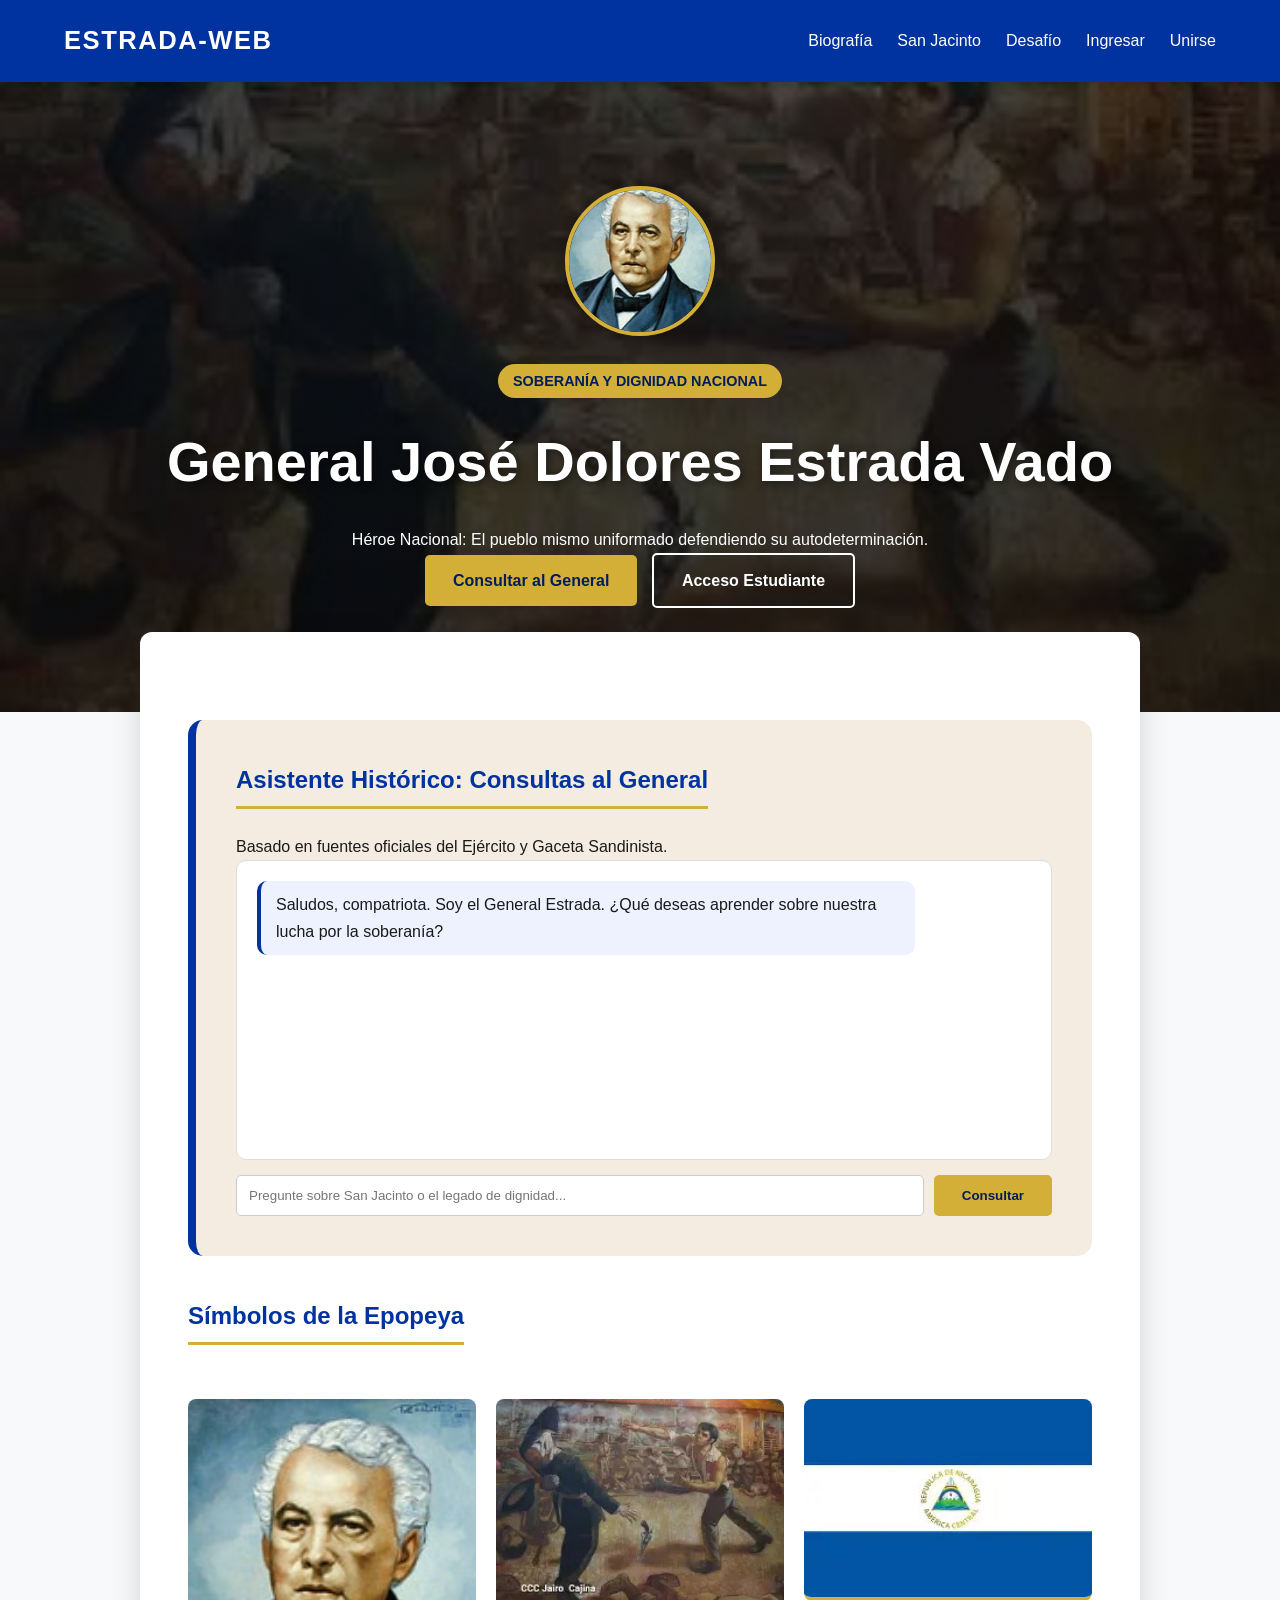
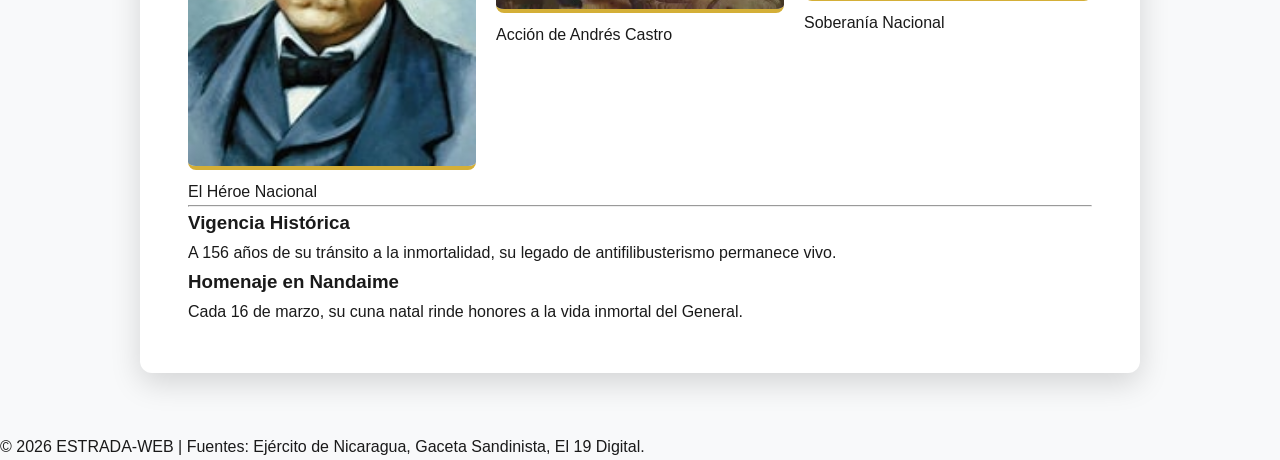
<file: index.html>
<!DOCTYPE html>
<html lang="es">
<head>
    <meta charset="UTF-8">
    <meta name="viewport" content="width=device-width, initial-scale=1.0">
    <title>General José Dolores Estrada | Portal Oficial</title>
    <link rel="stylesheet" href="css/estilo.css">
    <link rel="stylesheet" href="css/animaciones.css">
    <style>
        /* CSS CRÍTICO PARA INTEGRACIÓN PROFESIONAL */
        :root {
            --azul-patria: #0033a0;
            --oro-honor: #d4af37;
            --sepia-historia: #f4ece1;
            --blanco: #ffffff;
        }

        /* Hero Portrait */
        .hero-portrait img {
            width: 150px;
            height: 150px;
            border-radius: 50%;
            border: 4px solid var(--oro-honor);
            box-shadow: 0 0 20px rgba(0,0,0,0.3);
            margin-bottom: 20px;
            object-fit: cover;
        }

        /* IA Chat Interface en Index */
        .ia-integration {
            background: var(--sepia-historia);
            padding: 40px;
            border-radius: 15px;
            margin: 40px 0;
            border-left: 8px solid var(--azul-patria);
        }

        .chat-container {
            background: var(--blanco);
            border-radius: 10px;
            padding: 20px;
            height: 300px;
            overflow-y: auto;
            border: 1px solid #ddd;
            margin-bottom: 15px;
            display: flex;
            flex-direction: column;
            gap: 10px;
        }

        .msg { padding: 10px 15px; border-radius: 10px; max-width: 85%; }
        .msg-ia { background: #eef2ff; border-left: 4px solid var(--azul-patria); align-self: flex-start; }
        .msg-user { background: var(--oro-honor); color: #000; align-self: flex-end; }

        .chat-input-group { display: flex; gap: 10px; }
        .chat-input-group input { flex: 1; padding: 12px; border-radius: 5px; border: 1px solid #ccc; }

        /* Gallery Grid */
        .gallery-preview {
            display: grid;
            grid-template-columns: repeat(auto-fit, minmax(250px, 1fr));
            gap: 20px;
            margin-top: 30px;
        }
        .gallery-card img { width: 100%; border-radius: 8px; border-bottom: 4px solid var(--oro-honor); }
    </style>
</head>
<body>

    <nav class="navbar">
        <div class="nav-container">
            <a href="index.html" class="logo">ESTRADA-WEB</a>
            <ul class="nav-links">
                <li><a href="biografia.html">Biografía</a></li>
                <li><a href="batalla-san-jacinto.html">San Jacinto</a></li>
                <li><a href="juego.html" class="nav-btn">Desafío</a></li>
                <li><a href="login.html" class="btn-login">Ingresar</a></li>
                <li><a href="registro.html" class="btn-registro">Unirse</a></li>
            </ul>
        </div>
    </nav>

    <header class="hero-header">
        <div class="hero-overlay anim-heroica">
            <div class="hero-portrait">
                <img src="img/retrato.jpg" alt="General José Dolores Estrada">
            </div>
            <span class="badge">Soberanía y Dignidad Nacional</span>
            <h1>General José Dolores Estrada Vado</h1>
            <p>Héroe Nacional: El pueblo mismo uniformado defendiendo su autodeterminación.</p>
            <div class="hero-actions">
                <a href="#ia-section" class="btn-p">Consultar al General</a>
                <a href="login.html" class="btn-s">Acceso Estudiante</a>
            </div>
        </div>
    </header>

    <main class="main-content">
        
        <section id="ia-section" class="ia-integration anim-heroica">
            <h2>Asistente Histórico: Consultas al General</h2>
            <p>Basado en fuentes oficiales del Ejército y Gaceta Sandinista.</p>
            <div class="chat-container" id="chat-box">
                <div class="msg msg-ia">Saludos, compatriota. Soy el General Estrada. ¿Qué deseas aprender sobre nuestra lucha por la soberanía?</div>
            </div>
            <div class="chat-input-group">
                <input type="text" id="user-input" placeholder="Pregunte sobre San Jacinto o el legado de dignidad...">
                <button onclick="enviarConsulta()" class="btn-p">Consultar</button>
            </div>
        </section>

        <section class="gallery-section anim-heroica">
            <h2>Símbolos de la Epopeya</h2>
            <div class="gallery-preview">
                <div class="gallery-card"><img src="img/retrato.jpg" alt="Retrato"><p>El Héroe Nacional</p></div>
                <div class="gallery-card"><img src="img/batalla.jpg" alt="Batalla"><p>Acción de Andrés Castro</p></div>
                <div class="gallery-card"><img src="img/bandera.jpg" alt="Bandera"><p>Soberanía Nacional</p></div>
            </div>
        </section>

        <hr>

        <section class="intro-cards">
            <article class="card">
                <h3>Vigencia Histórica</h3>
                <p>A 156 años de su tránsito a la inmortalidad, su legado de antifilibusterismo permanece vivo.</p>
            </article>
            <article class="card">
                <h3>Homenaje en Nandaime</h3>
                <p>Cada 16 de marzo, su cuna natal rinde honores a la vida inmortal del General.</p>
            </article>
        </section>
    </main>

    <footer class="main-footer">
        <p>&copy; 2026 ESTRADA-WEB | Fuentes: Ejército de Nicaragua, Gaceta Sandinista, El 19 Digital.</p>
    </footer>

    <script>
        // Función de IA simplificada para que funcione de inmediato
        async function enviarConsulta() {
            const input = document.getElementById('user-input');
            const box = document.getElementById('chat-box');
            if(!input.value) return;

            // Mensaje Usuario
            box.innerHTML += `<div class="msg msg-user">${input.value}</div>`;
            const pregunta = input.value.toLowerCase();
            input.value = '';

            // Lógica de Respuesta Basada en tus fuentes
            let respuesta = "Esa interrogante es clave para nuestra formación. Te sugiero revisar los módulos de la Gaceta Sandinista.";
            
            if(pregunta.includes("san jacinto")) respuesta = "El 14 de septiembre de 1856 derrotamos a los filibusteros con 160 patriotas.";
            if(pregunta.includes("andres castro")) respuesta = "Andrés Castro es símbolo de decoro nacional; con una piedra defendió la patria.";
            if(pregunta.includes("nandaime")) respuesta = "Mi cuna natal donde se me rinden honores cada 16 de marzo.";

            setTimeout(() => {
                box.innerHTML += `<div class="msg msg-ia">${respuesta}</div>`;
                box.scrollTop = box.scrollHeight;
            }, 600);
        }
    </script>
</body>
</html>
</file>
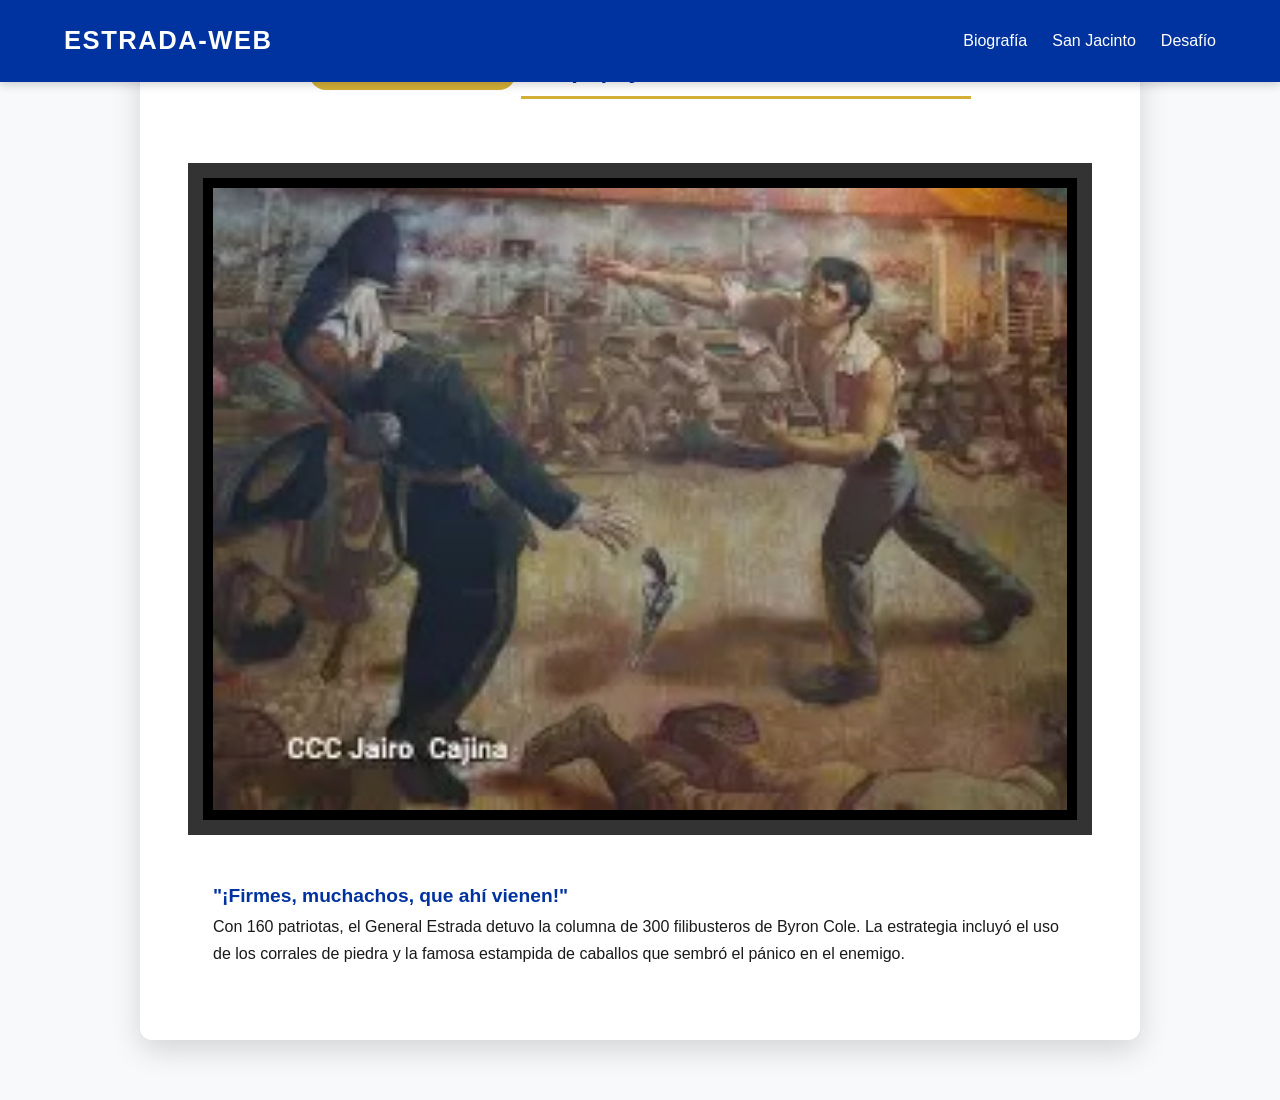
<file: batalla-san-jacinto.html>
<!DOCTYPE html>
<html lang="es">
<head>
    <meta charset="UTF-8">
    <title>La Gesta Heroica | San Jacinto</title>
    <link rel="stylesheet" href="css/estilo.css">
    <link rel="stylesheet" href="css/animaciones.css">
    <style>
        .battle-header { text-align: center; margin-bottom: 40px; }
        .frame-historico { border: 15px solid #333; border-image: var(--oro-honor) 30; padding: 10px; background: #000; margin: 20px 0; }
        .frame-historico img { width: 100%; display: block; }
        .tactical-info { display: flex; gap: 20px; background: #fff; padding: 25px; border-radius: 8px; box-shadow: var(--sombra-pro); }
        .highlight-text { color: var(--azul-patria); font-weight: bold; font-size: 1.2rem; }
    </style>
</head>
<body>
    <nav class="navbar">
        <div class="nav-container">
            <a href="index.html" class="logo">ESTRADA-WEB</a>
            <ul class="nav-links">
                <li><a href="biografia.html">Biografía</a></li>
                <li><a href="batalla-san-jacinto.html" class="active">San Jacinto</a></li>
                <li><a href="juego.html" class="nav-btn">Desafío</a></li>
            </ul>
        </div>
    </nav>

    <main class="main-content anim-heroica">
        <div class="battle-header">
            <span class="badge">14 de Septiembre, 1856</span>
            <h2>La Epopeya de la Hacienda San Jacinto</h2>
        </div>

        <div class="frame-historico">
            <img src="img/batalla.jpg" alt="Batalla de San Jacinto">
        </div>

        <div class="tactical-info">
            <div>
                <p class="highlight-text">"¡Firmes, muchachos, que ahí vienen!"</p>
                <p>Con 160 patriotas, el General Estrada detuvo la columna de 300 filibusteros de Byron Cole. La estrategia incluyó el uso de los corrales de piedra y la famosa estampida de caballos que sembró el pánico en el enemigo.</p>
            </div>
        </div>
    </main>
</body>
</html>
</file>
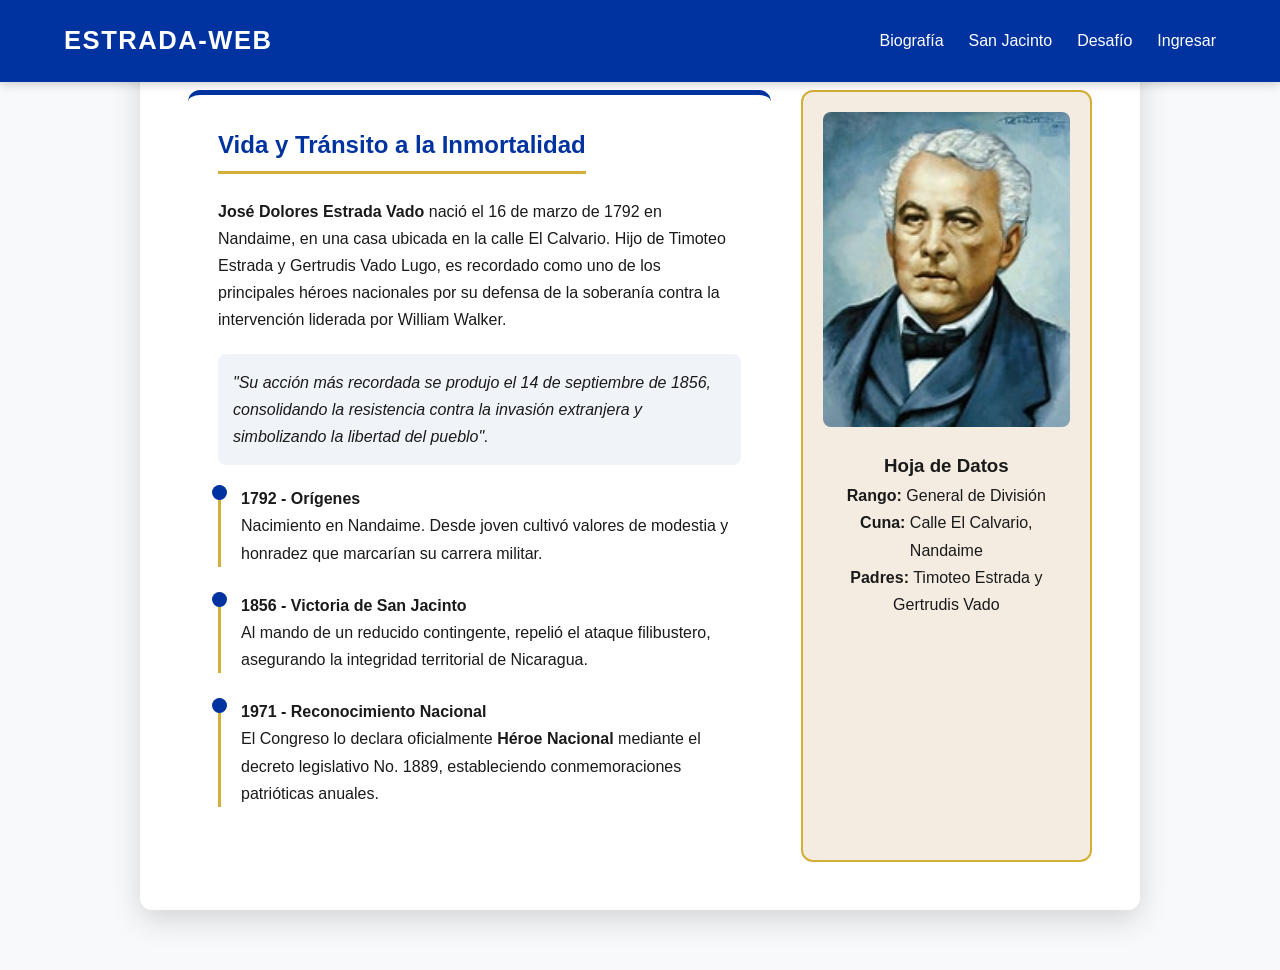
<file: biografia.html>
<!DOCTYPE html>
<html lang="es">
<head>
    <meta charset="UTF-8">
    <meta name="viewport" content="width=device-width, initial-scale=1.0">
    <title>Biografía | General José Dolores Estrada</title>
    <link rel="stylesheet" href="css/estilo.css">
    <link rel="stylesheet" href="css/animaciones.css">
    <style>
        .bio-grid { display: grid; grid-template-columns: 2fr 1fr; gap: 30px; margin-top: 40px; }
        .timeline-card { background: white; padding: 30px; border-radius: 12px; box-shadow: var(--sombra-pro); border-top: 5px solid var(--azul-patria); }
        .sidebar-card { background: var(--sepia-historia); padding: 20px; border-radius: 12px; border: 2px solid var(--oro-honor); text-align: center; }
        .sidebar-card img { width: 100%; border-radius: 8px; margin-bottom: 15px; }
        .timeline-item { border-left: 3px solid var(--oro-honor); padding-left: 20px; margin-bottom: 25px; position: relative; }
        .timeline-item::before { content: ''; position: absolute; left: -9px; top: 0; width: 15px; height: 15px; background: var(--azul-patria); border-radius: 50%; }
        .highlight-box { background: #f0f4f8; padding: 15px; border-radius: 8px; font-style: italic; margin: 20px 0; }
        @media (max-width: 768px) { .bio-grid { grid-template-columns: 1fr; } }
    </style>
</head>
<body>
    <nav class="navbar">
        <div class="nav-container">
            <a href="index.html" class="logo">ESTRADA-WEB</a>
            <ul class="nav-links">
                <li><a href="biografia.html" class="active">Biografía</a></li>
                <li><a href="batalla-san-jacinto.html">San Jacinto</a></li>
                <li><a href="juego.html">Desafío</a></li>
                <li><a href="login.html" class="btn-login">Ingresar</a></li>
            </ul>
        </div>
    </nav>

    <main class="main-content anim-heroica">
        <div class="bio-grid">
            <section class="timeline-card">
                <h2>Vida y Tránsito a la Inmortalidad</h2>
                <p><strong>José Dolores Estrada Vado</strong> nació el 16 de marzo de 1792 en Nandaime, en una casa ubicada en la calle El Calvario. Hijo de Timoteo Estrada y Gertrudis Vado Lugo, es recordado como uno de los principales héroes nacionales por su defensa de la soberanía contra la intervención liderada por William Walker.</p>
                
                <div class="highlight-box">
                    "Su acción más recordada se produjo el 14 de septiembre de 1856, consolidando la resistencia contra la invasión extranjera y simbolizando la libertad del pueblo".
                </div>

                <div class="timeline-item">
                    <h4>1792 - Orígenes</h4>
                    <p>Nacimiento en Nandaime. Desde joven cultivó valores de modestia y honradez que marcarían su carrera militar.</p>
                </div>
                <div class="timeline-item">
                    <h4>1856 - Victoria de San Jacinto</h4>
                    <p>Al mando de un reducido contingente, repelió el ataque filibustero, asegurando la integridad territorial de Nicaragua.</p>
                </div>
                <div class="timeline-item">
                    <h4>1971 - Reconocimiento Nacional</h4>
                    <p>El Congreso lo declara oficialmente <strong>Héroe Nacional</strong> mediante el decreto legislativo No. 1889, estableciendo conmemoraciones patrióticas anuales.</p>
                </div>
            </section>

            <aside class="sidebar-card">
                <img src="img/retrato.jpg" alt="General Estrada">
                <h3>Hoja de Datos</h3>
                <p><strong>Rango:</strong> General de División</p>
                <p><strong>Cuna:</strong> Calle El Calvario, Nandaime</p>
                <p><strong>Padres:</strong> Timoteo Estrada y Gertrudis Vado</p>
            </aside>
        </div>
    </main>
</body>
</html>
</file>
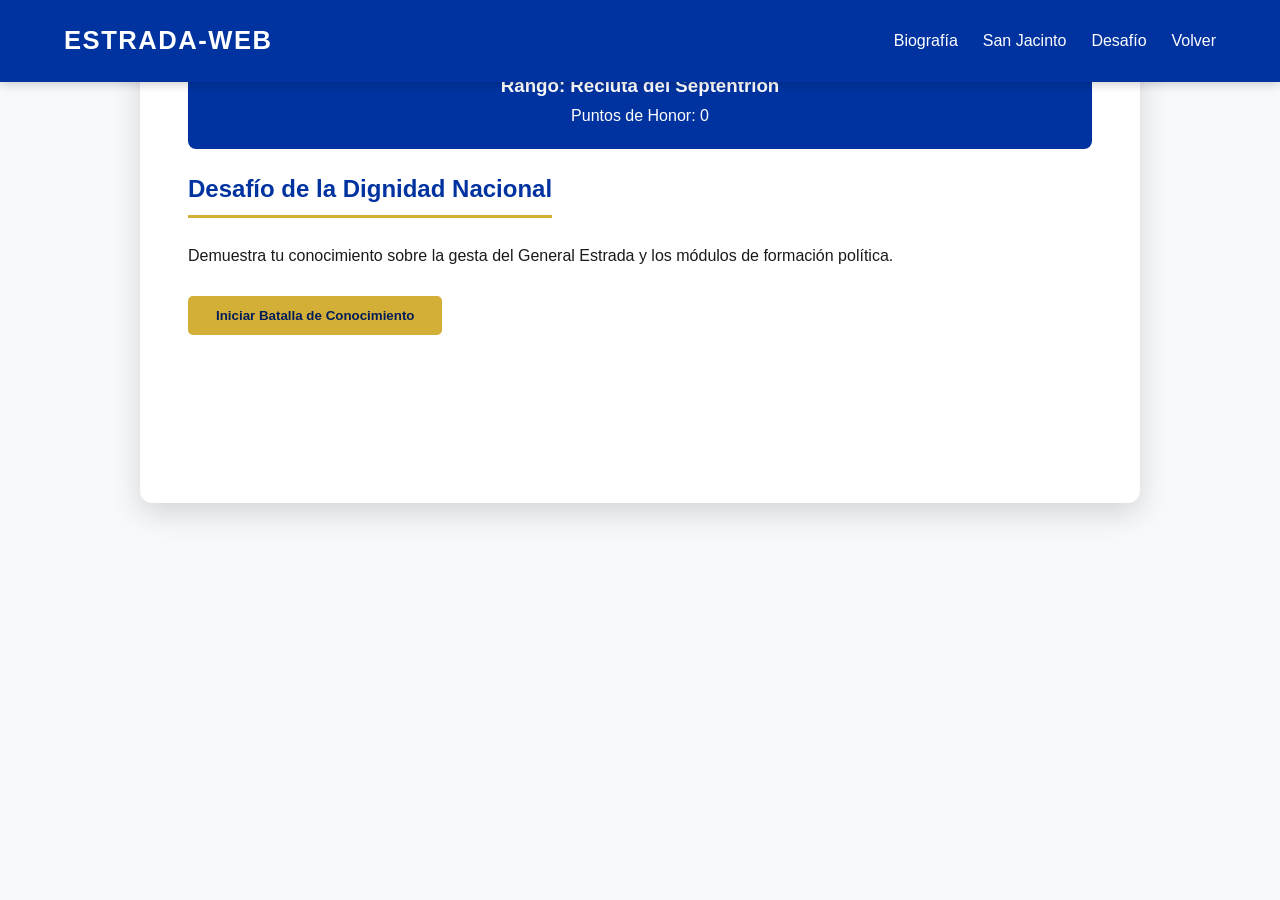
<file: juego.html>
<!DOCTYPE html>
<html lang="es">
<head>
    <meta charset="UTF-8">
    <meta name="viewport" content="width=device-width, initial-scale=1.0">
    <title>Desafío de la Dignidad | Estrada-Web</title>
    <link rel="stylesheet" href="css/estilo.css">
    <link rel="stylesheet" href="css/animaciones.css">
    <link rel="stylesheet" href="css/juego.css">
    <style>
        .quiz-container { max-width: 800px; margin: 40px auto; padding: 20px; }
        .question-box { background: #fff; padding: 30px; border-radius: 12px; box-shadow: var(--sombra-pro); border-top: 5px solid var(--oro-honor); display: none; }
        .option-btn { display: block; width: 100%; padding: 15px; margin: 10px 0; border: 2px solid #ddd; border-radius: 8px; background: #f9f9f9; cursor: pointer; transition: 0.3s; text-align: left; font-size: 1rem; }
        .option-btn:hover { border-color: var(--azul-patria); background: #eef2ff; }
        .score-panel { text-align: center; padding: 20px; background: var(--azul-patria); color: white; border-radius: 8px; margin-bottom: 20px; }
        .active { display: block !important; }
        .feedback-correct { color: #2ecc71; font-weight: bold; }
        .feedback-wrong { color: #e74c3c; font-weight: bold; }
    </style>
</head>
<body>
    <nav class="navbar">
        <div class="nav-container">
            <a href="index.html" class="logo">ESTRADA-WEB</a>
            <ul class="nav-links">
                <li><a href="biografia.html">Biografía</a></li>
                <li><a href="batalla-san-jacinto.html">San Jacinto</a></li>
                <li><a href="juego.html" class="active">Desafío</a></li>
                <li><a href="index.html" class="btn-login">Volver</a></li>
            </ul>
        </div>
    </nav>

    <main class="main-content anim-heroica">
        <div class="score-panel">
            <h3 id="rango-display">Rango: Recluta del Septentrión</h3>
            <p>Puntos de Honor: <span id="puntos-display">0</span></p>
        </div>

        <div id="intro-juego" class="text-center">
            <h2>Desafío de la Dignidad Nacional</h2>
            <p>Demuestra tu conocimiento sobre la gesta del General Estrada y los módulos de formación política.</p>
            <br>
            <button onclick="iniciarDesafio()" class="btn-p">Iniciar Batalla de Conocimiento</button>
        </div>

        <div id="quiz-wrapper" class="quiz-container">
            </div>
    </main>

    <script>
        const preguntas = [
            {
                q: "¿En qué fecha y lugar nació el General José Dolores Estrada Vado?",
                options: ["14 de Septiembre de 1856", "16 de Marzo de 1792 en Nandaime", "12 de Agosto de 1869"],
                correct: 1,
                info: "Registrado en su biografía oficial del Ejército de Nicaragua."
            },
            {
                q: "¿Cuál es el núcleo del legado de Estrada según la Gaceta Sandinista?",
                options: ["La expansión territorial", "La defensa de la dignidad y el antifilibusterismo", "La diplomacia extranjera"],
                correct: 1,
                info: "Representa la lucha por la autodeterminación nacional."
            },
            {
                q: "¿Qué táctica fue decisiva en la Hacienda San Jacinto?",
                options: ["El uso de artillería pesada", "La estampida de caballos por el flanco izquierdo", "La retirada a Nandaime"],
                correct: 1,
                info: "Maniobra estratégica que sembró el pánico en los filibusteros."
            }
        ];

        let indexActual = 0;
        let puntos = 0;

        function iniciarDesafio() {
            document.getElementById('intro-juego').style.display = 'none';
            mostrarPregunta();
        }

        function mostrarPregunta() {
            const wrapper = document.getElementById('quiz-wrapper');
            if (indexActual >= preguntas.length) {
                finalizarJuego();
                return;
            }

            const data = preguntas[indexActual];
            wrapper.innerHTML = `
                <div class="question-box active anim-heroica">
                    <h4>Pregunta ${indexActual + 1}:</h4>
                    <p style="font-size: 1.2rem; margin: 15px 0;">${data.q}</p>
                    ${data.options.map((opt, i) => `
                        <button class="option-btn" onclick="validarRespuesta(${i})">${opt}</button>
                    `).join('')}
                </div>
            `;
        }

        function validarRespuesta(i) {
            const data = preguntas[indexActual];
            if (i === data.correct) {
                puntos += 500;
                alert("¡Correcto! " + data.info);
            } else {
                alert("Incorrecto. " + data.info);
            }
            
            indexActual++;
            actualizarUI();
            mostrarPregunta();
        }

        function actualizarUI() {
            document.getElementById('puntos-display').innerText = puntos;
            if (puntos >= 1000) document.getElementById('rango-display').innerText = "Rango: Sargento de Septentrión";
            if (puntos >= 1500) document.getElementById('rango-display').innerText = "Rango: General de División";
        }

        function finalizarJuego() {
            const wrapper = document.getElementById('quiz-wrapper');
            wrapper.innerHTML = `
                <div class="question-box active text-center">
                    <h2>¡Misión Cumplida!</h2>
                    <p>Has obtenido ${puntos} puntos de honor.</p>
                    <p>Tu rango final es: ${document.getElementById('rango-display').innerText}</p>
                    <br>
                    <a href="index.html" class="btn-p">Volver al Cuartel General</a>
                </div>
            `;
        }
    </script>
</body>
</html>
</file>
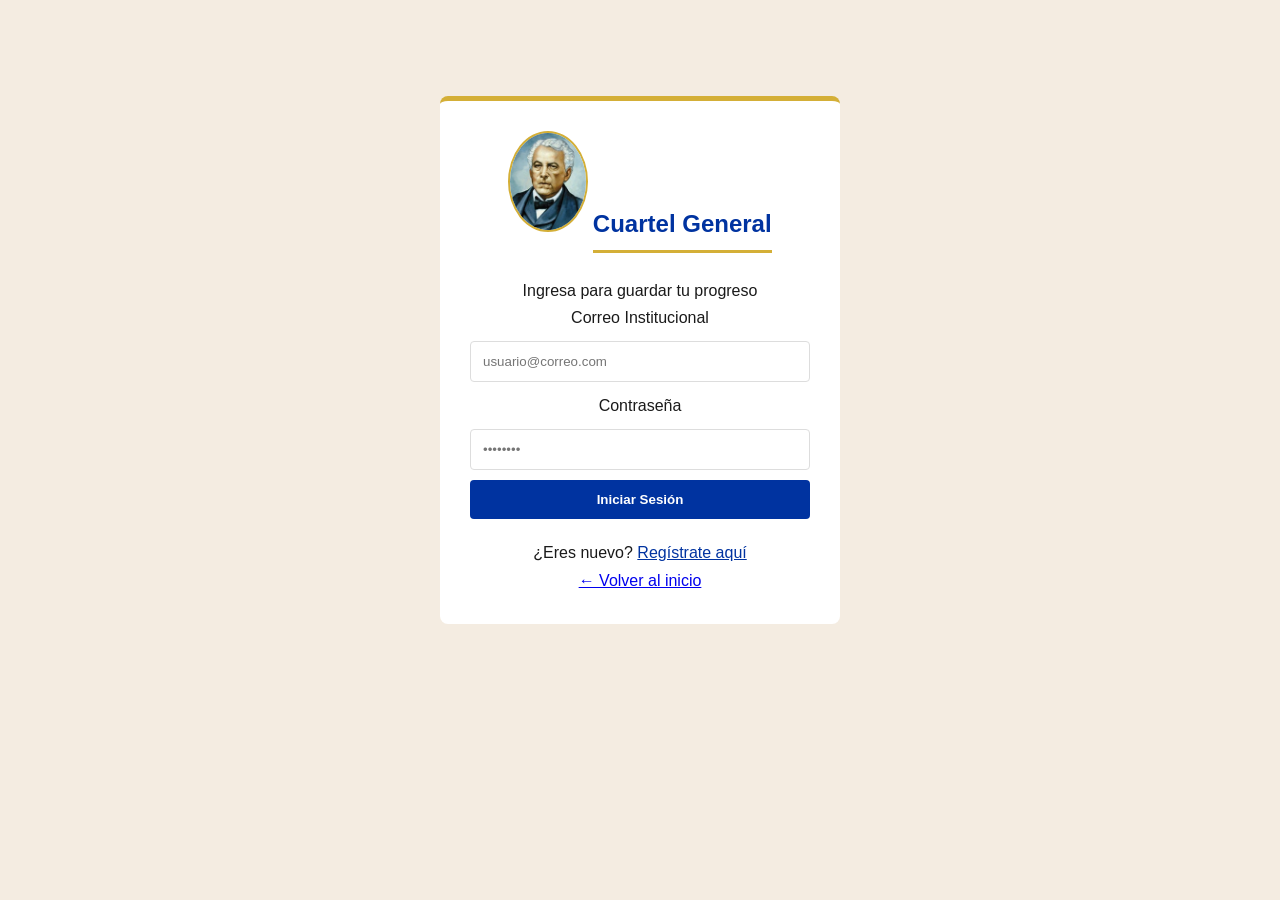
<file: login.html>
<!DOCTYPE html>
<html lang="es">
<head>
    <meta charset="UTF-8">
    <title>Acceso Estudiante | Estrada-Web</title>
    <link rel="stylesheet" href="css/estilo.css">
    <link rel="stylesheet" href="css/login.css">
</head>
<body style="background: var(--sepia-historia);">
    <div class="auth-page anim-heroica">
        <div class="auth-card">
            <div class="auth-logo">
                <img src="img/retrato.jpg" style="width: 80px; border-radius: 50%; border: 2px solid var(--oro-honor);">
                <h2>Cuartel General</h2>
                <p>Ingresa para guardar tu progreso</p>
            </div>
            <form id="login-form">
                <div class="input-group">
                    <label>Correo Institucional</label>
                    <input type="email" placeholder="usuario@correo.com" required>
                </div>
                <div class="input-group">
                    <label>Contraseña</label>
                    <input type="password" placeholder="••••••••" required>
                </div>
                <button type="submit" class="btn-p">Iniciar Sesión</button>
            </form>
            <p style="margin-top:20px;">¿Eres nuevo? <a href="registro.html" style="color:var(--azul-patria);">Regístrate aquí</a></p>
            <a href="index.html" class="link-text">← Volver al inicio</a>
        </div>
    </div>
</body>
</html>
</file>
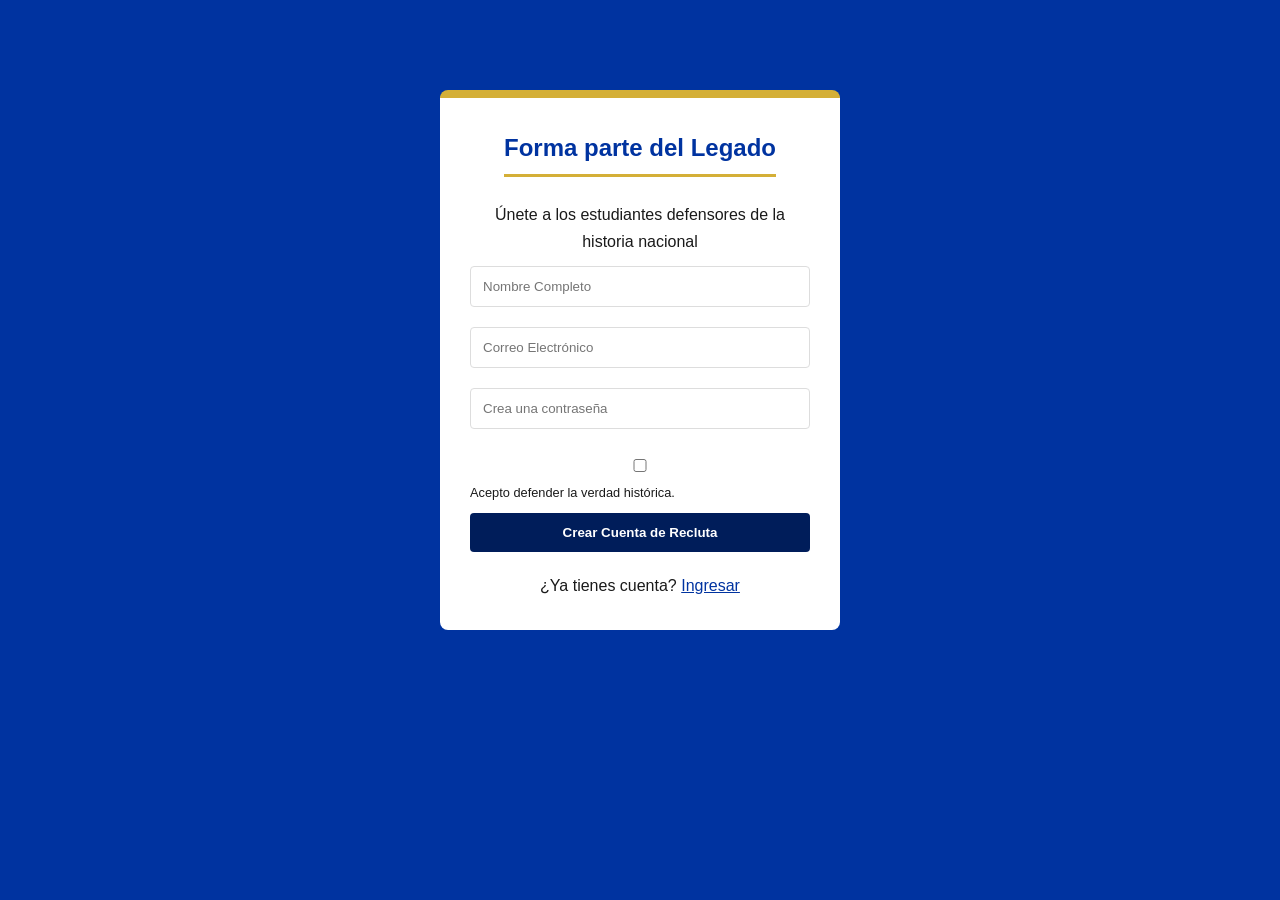
<file: registro.html>
<!DOCTYPE html>
<html lang="es">
<head>
    <meta charset="UTF-8">
    <title>Reclutamiento | Estrada-Web</title>
    <link rel="stylesheet" href="css/estilo.css">
    <link rel="stylesheet" href="css/login.css">
</head>
<body style="background: var(--azul-patria);">
    <div class="auth-page anim-heroica">
        <div class="auth-card" style="border-top: 8px solid var(--oro-honor);">
            <h2>Forma parte del Legado</h2>
            <p>Únete a los estudiantes defensores de la historia nacional</p>
            <form id="registro-form">
                <input type="text" placeholder="Nombre Completo" required>
                <input type="email" placeholder="Correo Electrónico" required>
                <input type="password" placeholder="Crea una contraseña" required>
                <div style="text-align: left; font-size: 0.8rem; margin: 10px 0;">
                    <input type="checkbox" required> Acepto defender la verdad histórica.
                </div>
                <button type="submit" class="btn-p" style="background: var(--azul-oscuro);">Crear Cuenta de Recluta</button>
            </form>
            <p style="margin-top:20px;">¿Ya tienes cuenta? <a href="login.html" style="color:var(--azul-patria);">Ingresar</a></p>
        </div>
    </div>
</body>
</html>
</file>
<file: css/estilo.css>
:root {
    --azul-patria: #0033a0;       /* Azul de la bandera */
    --azul-oscuro: #001d5a;
    --oro-honor: #d4af37;         /* Dorado de la excelencia militar */
    --blanco: #ffffff;
    --texto-oscuro: #1a1a1a;
    --sepia-historia: #f4ece1;    /* Tono papel antiguo para inmersión */
    --sombra-heroica: 0 10px 30px rgba(0,0,0,0.15);
    --borde-radio: 12px;
}

* {
    margin: 0;
    padding: 0;
    box-sizing: border-box;
}

body {
    font-family: 'Segoe UI', Roboto, Helvetica, Arial, sans-serif;
    background-color: #f8f9fa;
    color: var(--texto-oscuro);
    line-height: 1.7;
}

/* Navegación Solemne */
.navbar {
    background: var(--azul-patria);
    padding: 1.2rem 5%;
    position: sticky;
    top: 0;
    z-index: 1000;
    box-shadow: 0 2px 10px rgba(0,0,0,0.2);
}

.nav-container {
    display: flex;
    justify-content: space-between;
    align-items: center;
    max-width: 1200px;
    margin: 0 auto;
}

.logo {
    color: var(--blanco);
    font-weight: 800;
    font-size: 1.6rem;
    text-decoration: none;
    letter-spacing: 1.5px;
    text-transform: uppercase;
}

.nav-links {
    display: flex;
    gap: 25px;
    list-style: none;
}

.nav-links a {
    color: var(--blanco);
    text-decoration: none;
    font-weight: 500;
    transition: color 0.3s ease;
}

.nav-links a:hover {
    color: var(--oro-honor);
}

/* Hero Section */
.hero-header {
    height: 70vh;
    background: linear-gradient(rgba(0,0,0,0.65), rgba(0,0,0,0.65)), 
                url('../img/batalla.jpg') center/cover no-repeat;
    display: flex;
    align-items: center;
    justify-content: center;
    text-align: center;
    color: var(--blanco);
}

.badge {
    background: var(--oro-honor);
    color: var(--azul-oscuro);
    padding: 5px 15px;
    border-radius: 20px;
    font-weight: bold;
    font-size: 0.9rem;
    text-transform: uppercase;
    margin-bottom: 1rem;
    display: inline-block;
}

.hero-header h1 {
    font-size: 3.5rem;
    margin-bottom: 1rem;
    text-shadow: 2px 2px 10px rgba(0,0,0,0.5);
}

/* Contenido Principal */
.main-content {
    max-width: 1000px;
    margin: -80px auto 60px;
    background: var(--blanco);
    padding: 3rem;
    border-radius: var(--borde-radio);
    box-shadow: var(--sombra-heroica);
    position: relative;
    z-index: 10;
}

h2 {
    color: var(--azul-patria);
    border-bottom: 3px solid var(--oro-honor);
    display: inline-block;
    margin-bottom: 1.5rem;
    padding-bottom: 5px;
}

/* Botones */
.btn-p, .btn-s {
    padding: 12px 28px;
    border-radius: 5px;
    font-weight: bold;
    text-decoration: none;
    display: inline-block;
    transition: all 0.3s ease;
    cursor: pointer;
    border: none;
}

.btn-p {
    background: var(--oro-honor);
    color: var(--azul-oscuro);
}

.btn-p:hover {
    background: #b8952d;
    transform: translateY(-2px);
}

.btn-s {
    background: transparent;
    border: 2px solid var(--blanco);
    color: var(--blanco);
    margin-left: 10px;
}

.btn-s:hover {
    background: var(--blanco);
    color: var(--azul-patria);
}
</file>
<file: css/animaciones.css>
@keyframes slideUpHero {
    from { opacity: 0; transform: translateY(40px); }
    to { opacity: 1; transform: translateY(0); }
}

.anim-heroica {
    animation: slideUpHero 1s ease-out forwards;
}

.card {
    transition: transform 0.3s ease, box-shadow 0.3s ease;
}

.card:hover {
    transform: translateY(-8px);
    box-shadow: 0 15px 35px rgba(0,0,0,0.2);
}

/* Timeline vertical para biografía */
.timeline li {
    position: relative;
    padding-left: 30px;
    margin-bottom: 15px;
    list-style: none;
}

.timeline li::before {
    content: '⚔️';
    position: absolute;
    left: 0;
    color: var(--oro-honor);
}
</file>
<file: css/juego.css>
/* Juego */
.game-ui {
    background: var(--sepia-historia);
    text-align: center;
}

.quiz-option {
    display: block;
    width: 100%;
    padding: 15px;
    margin: 10px 0;
    background: var(--blanco);
    border: 2px solid var(--oro-honor);
    border-radius: 8px;
    cursor: pointer;
    font-weight: 600;
}

.quiz-option:hover {
    background: var(--azul-patria);
    color: white;
}

/* Tablas de Referencias */
.ref-table {
    width: 100%;
    border-collapse: collapse;
    margin-top: 20px;
}

.ref-table th {
    background: var(--azul-patria);
    color: white;
    padding: 15px;
    text-align: left;
}

.ref-table td {
    padding: 12px;
    border-bottom: 1px solid #ddd;
}

.ref-table tr:hover {
    background: #f1f1f1;
}
</file>
<file: css/login.css>
.auth-page {
    display: flex;
    justify-content: center;
    align-items: center;
    min-height: 80vh;
}

.auth-card {
    width: 100%;
    max-width: 400px;
    padding: 30px;
    background: var(--blanco);
    border-top: 5px solid var(--oro-honor);
    box-shadow: var(--sombra-pro);
    border-radius: 8px;
    text-align: center;
}

.auth-card input {
    width: 100%;
    padding: 12px;
    margin: 10px 0;
    border: 1px solid #ddd;
    border-radius: 4px;
}

.btn-p {
    background: var(--azul-patria);
    color: white;
    padding: 12px 20px;
    border: none;
    border-radius: 4px;
    cursor: pointer;
    width: 100%;
}
</file>
